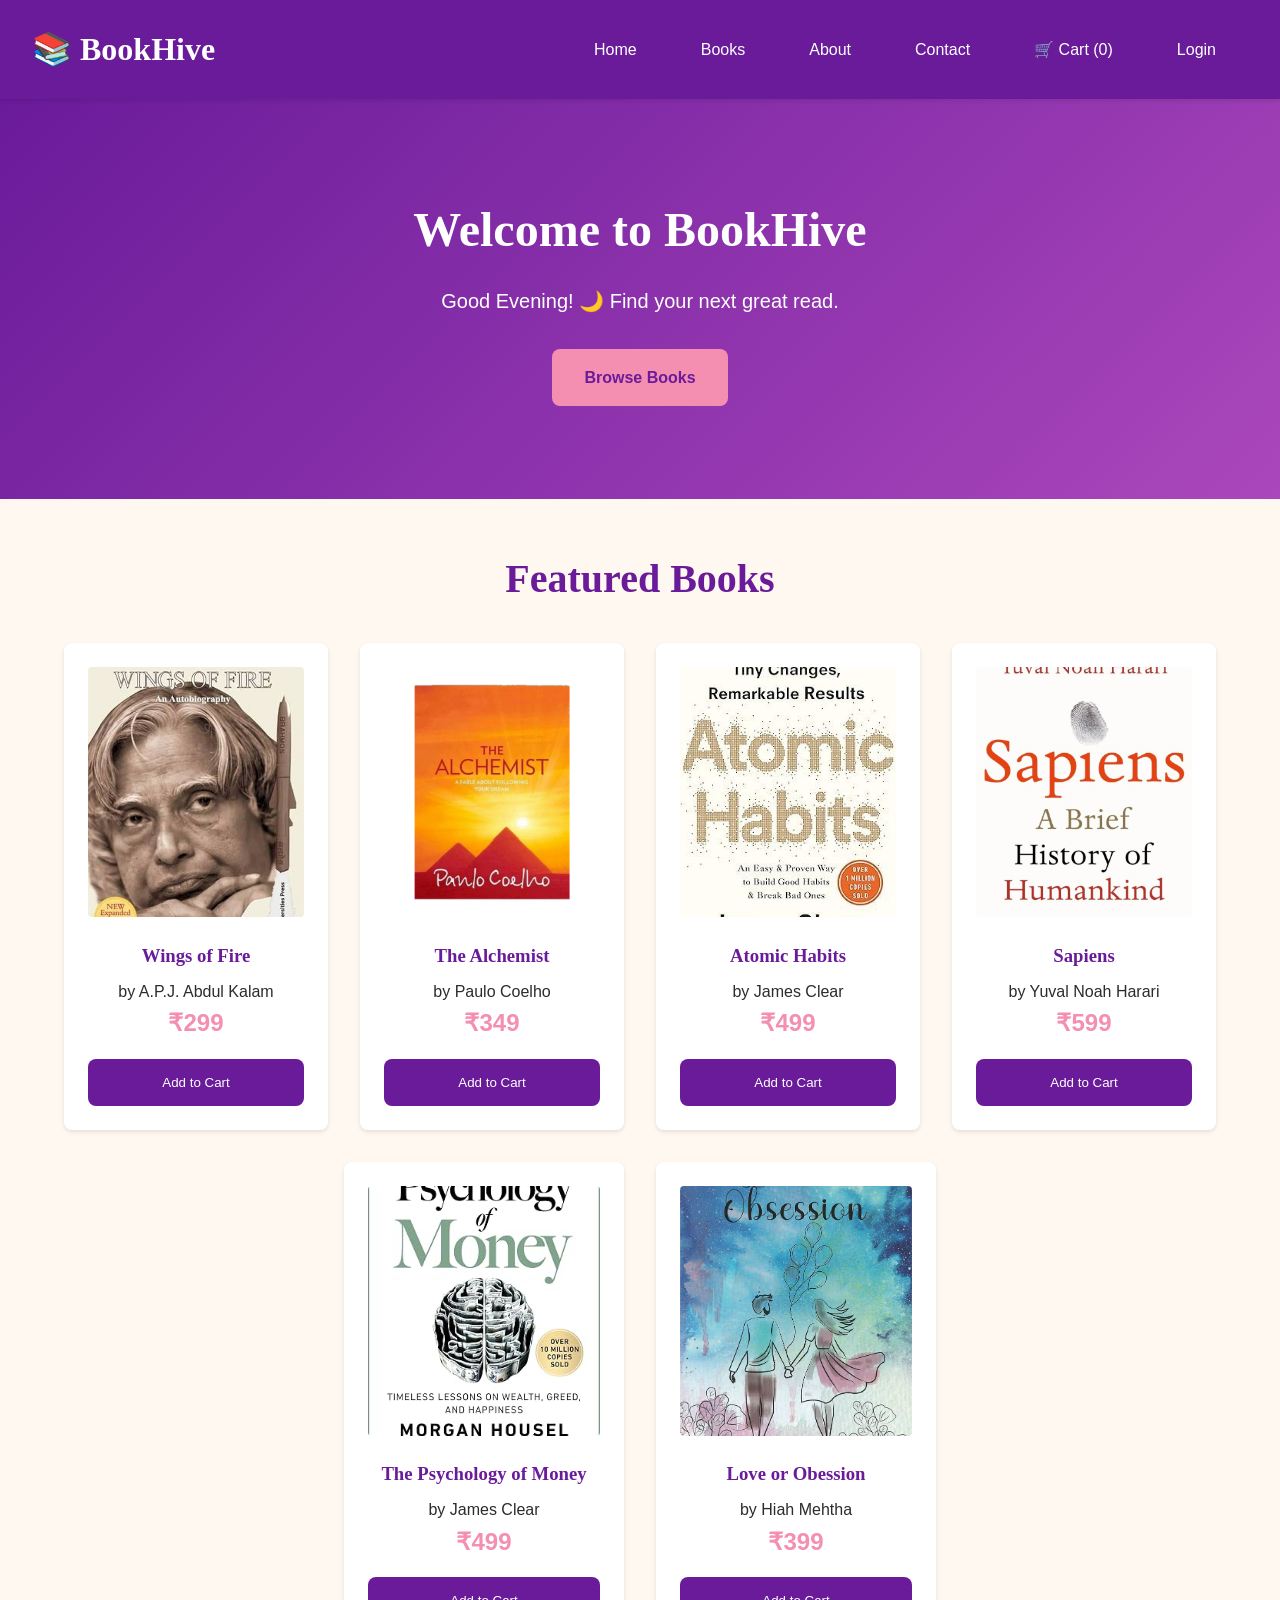
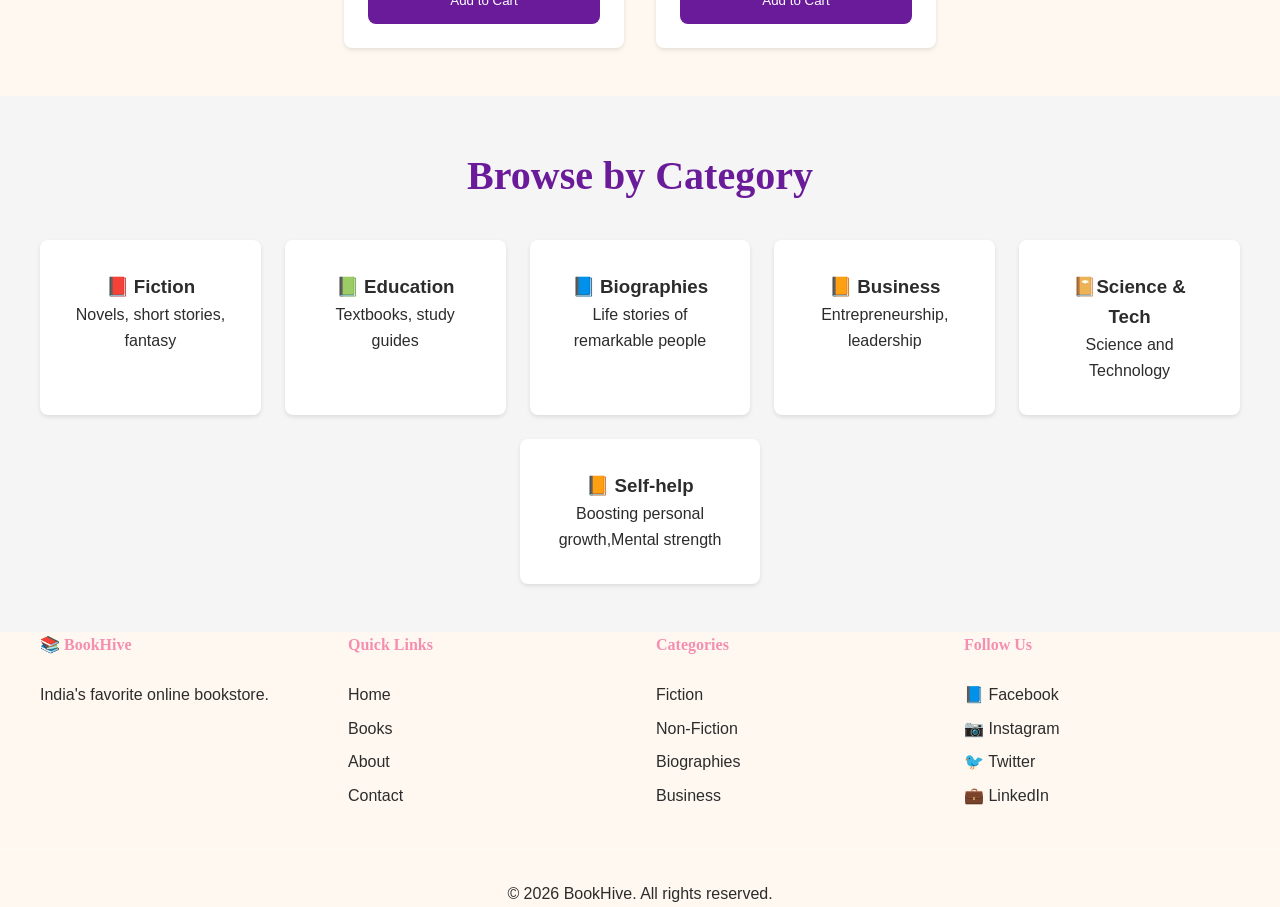
<file: index.html>
<!DOCTYPE html>
<html lang="en">
<head>
    <meta charset="UTF-8">
    <meta name="viewport" content="width=device-width, initial-scale=1.0">
 
    <!-- SEO meta tags -->
    <title>BookHive - India's Favorite Online Bookstor</title>
    <meta name="description" content="Buy books online at BookHive. Indian authors, bestsellers, fiction, education books. Free delivery across India.">
    <meta name="keywords" content="books, online bookstore, indian authors, buy books online">
 
    <!-- Open Graph for social media -->
    <meta property="og:title" content="BookHive - Online Bookstore">
    <meta property="og:description" content="India's favorite place to buy books online">
    <meta property="og:image" content="images/og-banner.jpg">
 
    <!-- Favicon -->
  
    <link rel="stylesheet" href="css/style.css">
    <link rel="stylesheet" href="css/responsive.css">
    
   
</head>
<body>
 <!-- HEADER WITH NAVIGATION -->
    <header>
        <h1>📚 BookHive</h1>
 
        <nav>
            <a href="index.html">Home</a>
            <a href="books.html">Books</a>
            <a href="about.html">About</a>
            <a href="contact.html">Contact</a>
           <a href="cart.html" id="cart-link">
    🛒 Cart (<span id="cart-count">0</span>)
</a>
            <a href="login.html">Login</a>
        </nav>
    </header>
 
    <!-- MAIN CONTENT -->
    <main>
 
        <!-- HERO SECTION -->
        <section class="hero">
            <h2 id="hero-title">Welcome to BookHive</h2>
            <p id="hero-subtitle">Fuel your mind with books that matter.Start exploring today. </p>
            <a href="books.html" class="btn">Browse Books</a>
        </section>
 
        <!-- FEATURED BOOKS SECTION -->
        <section class="featured">
            <h2>Featured Books</h2>
            <div class="book-grid">
            <article class="book-card">
                <img src="images/Wings-of-fire.jpg" alt="Wings of Fire book cover">
                <h3>Wings of Fire</h3>
                <p>by A.P.J. Abdul Kalam</p>
                <p class="price">₹299</p>
                <button>Add to Cart</button>
            </article>
           
        
        
 
            <article class="book-card">
                <img src="images/the Alchemist.jpg" alt="The Alchemist book cover">
                <h3>The Alchemist</h3>
                <p>by Paulo Coelho</p>
                <p class="price">₹349</p>
                <button>Add to Cart</button>
            </article>
 
            <article class="book-card">
                <img src="images/atomic habits.jpg"  alt="Atomic Habits book cover">
                <h3>Atomic Habits</h3>
                <p>by James Clear</p>
                <p class="price">₹499</p>
                <button>Add to Cart</button>
            </article>
 
            <article class="book-card">
                <img src= "images/sapiens.jpg" alt="Sapiens book cover">
                <h3>Sapiens</h3>
                <p>by Yuval Noah Harari</p>
                <p class="price">₹599</p>
                <button>Add to Cart</button>
            </article>
             <article class="book-card">
                <img src="images/The psychology of money.jpg"  alt="The Psychology of Money">
                <h3>The Psychology of Money</h3>
                <p>by James Clear</p>
                <p class="price">₹499</p>
                <button>Add to Cart</button>
            </article>
             <article class="book-card">
                <img src="images/love or obession.jpg"  alt="Love or Obession">
                <h3>Love or Obession</h3>
                <p>by Hiah Mehtha</p>
                <p class="price">₹399</p>
                <button>Add to Cart</button>
            </article>
          </div>
        </section>
        <!-- CATEGORIES SECTION -->
        <section class="categories">
            <h2>Browse by Category</h2>
             <div class="category-list-container">

            <div class="category">
                <h3>📕 Fiction</h3>
                <p>Novels, short stories, fantasy</p>
            </div>
 
            <div class="category">
                <h3>📗 Education</h3>
                <p>Textbooks, study guides</p>
            </div>
 
            <div class="category">
                <h3>📘 Biographies</h3>
                <p>Life stories of remarkable people</p>
            </div>
 
            <div class="category">
                <h3>📙 Business</h3>
                <p>Entrepreneurship, leadership</p>
            </div>
            <div class="category">
                <h3>📔Science & Tech</h3>
                <p>Science and Technology</p>
            </div>
            <div class="category">
                <h3>📙 Self-help</h3>
                <p>Boosting personal growth,Mental strength</p>
            </div>
            
        </div>
        </section>
 
    </main>
 
    <!-- FOOTER -->
    <footer>
    <div class="footer-content">
 
        <div class="footer-column">
            <h4>📚 BookHive</h4>
            <p>India's favorite online bookstore.</p>
        </div>
 
        <div class="footer-column">
            <h4>Quick Links</h4>
            <ul>
                <li><a href="index.html">Home</a></li>
                <li><a href="books.html">Books</a></li>
                <li><a href="about.html">About</a></li>
                <li><a href="contact.html">Contact</a></li>
            </ul>
        </div>
 
        <div class="footer-column">
            <h4>Categories</h4>
            <ul>
                <li><a href="#">Fiction</a></li>
                <li><a href="#">Non-Fiction</a></li>
                <li><a href="#">Biographies</a></li>
                <li><a href="#">Business</a></li>
            </ul>
        </div>
 
        <div class="footer-column">
            <h4>Follow Us</h4>
            <ul>
                <li><a href="#">📘 Facebook</a></li>
                <li><a href="#">📷 Instagram</a></li>
                <li><a href="#">🐦 Twitter</a></li>
                <li><a href="#">💼 LinkedIn</a></li>
            </ul>
        </div>
 
    </div>
 
    <div class="footer-bottom">
        <p>&copy; 2026 BookHive. All rights reserved.</p>
    </div>
</footer>

 
<script src="js/books.js"></script>
<script src="js/cart.js"></script>
<script src="js/main.js"></script>

</body>
</html>
</file>
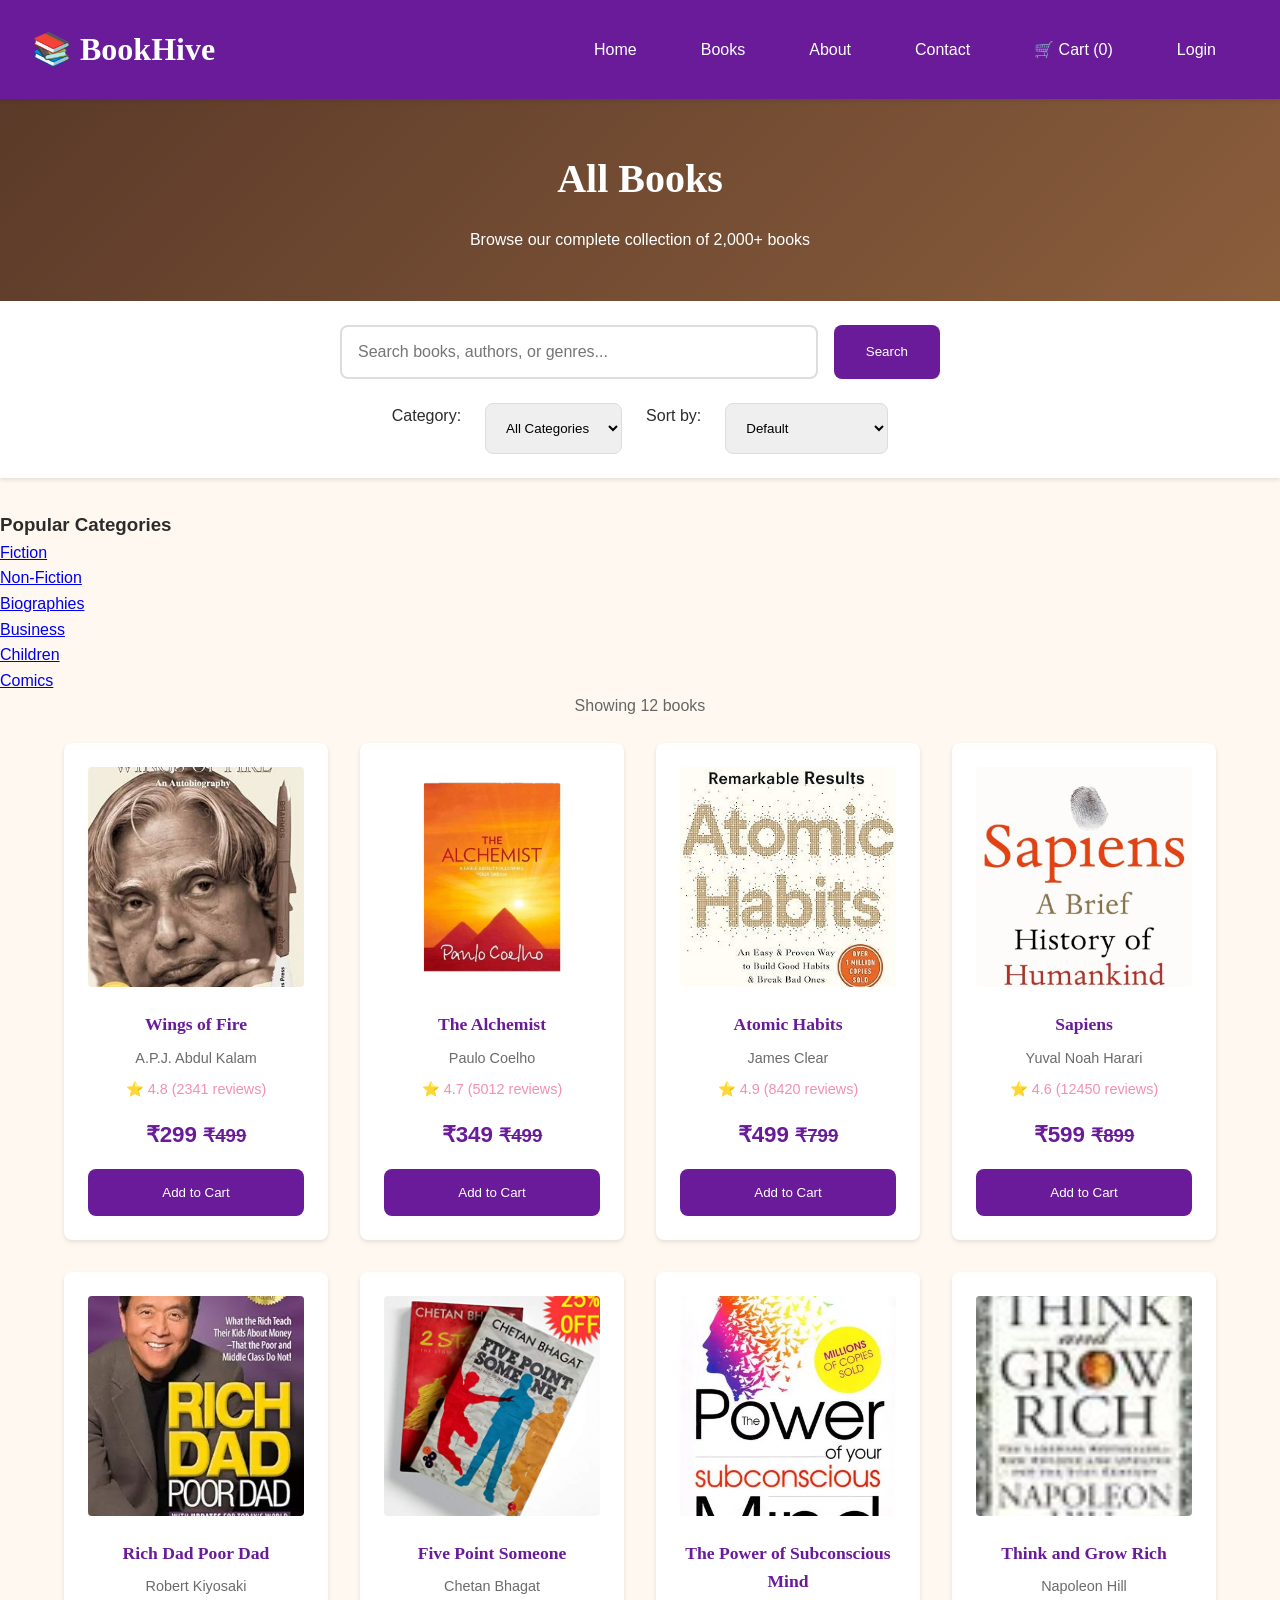
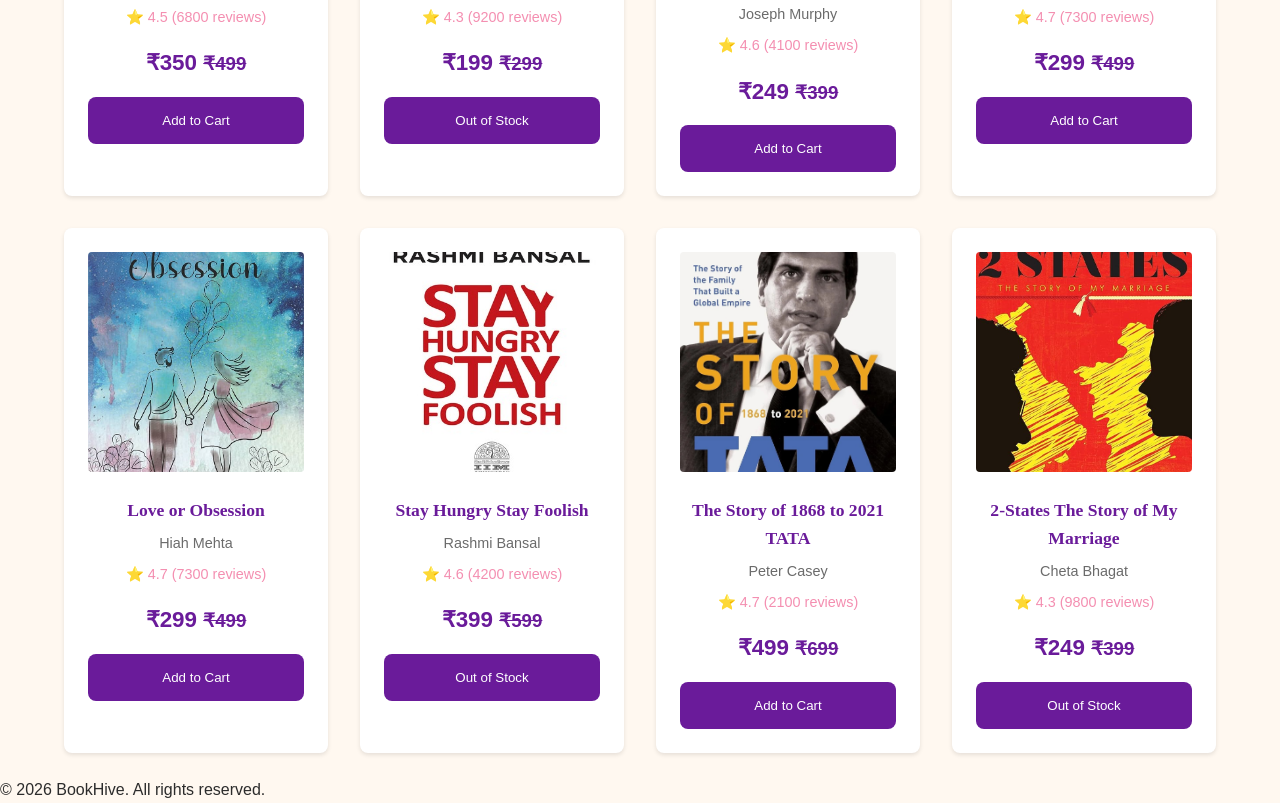
<file: books.html>
<!DOCTYPE html>
<html lang="en">
<head>
    <meta charset="UTF-8">
    <meta name="viewport" content="width=device-width, initial-scale=1.0">
    <title>All Books - BookHive</title>
     <link rel="stylesheet" href="css/style.css">
     <link rel="stylesheet" href="css/books.css">
<link rel="stylesheet" href="css/responsive.css">
</head>
<body>
 
    <header>
        <h1>📚 BookHive</h1>
        <nav>
            <a href="index.html">Home</a>
            <a href="books.html">Books</a>
            <a href="about.html">About</a>
            <a href="contact.html">Contact</a>
            <a href="cart.html">🛒 Cart (<span id="cart-count">0</span>)</a>
            <a href="login.html">Login</a>
        </nav>
    </header>
 
    <main>
 
        <!-- PAGE TITLE -->
        <section class="page-header">
            <h2>All Books</h2>
            <p>Browse our complete collection of 2,000+ books</p>
        </section>
 
        <!-- SEARCH AND FILTERS -->
        <section class="filters">
            <div class="search-box">
                <input
                    type="search"
                    id="search-input"
                    placeholder="Search books, authors, or genres..."
                >
                <button type="button">Search</button>
            </div>
 
            <div class="filter-controls">
                <label for="category-filter">Category:</label>
                <select id="category-filter">
                    <option value="all">All Categories</option>
                    <option value="fiction">Fiction</option>
                    <option value="education">Education</option>
                    <option value="biography">Biographies</option>
                    <option value="business">Business</option>
                </select>
 
                <label for="sort">Sort by:</label>
                <select id="sort">
                    <option value="default">Default</option>
                    <option value="price-low">Price: Low to High</option>
                    <option value="price-high">Price: High to Low</option>
                    <option value="rating">Rating</option>
                </select>
            </div>
        </section>
 
        <!-- POPULAR CATEGORIES (using unordered list) -->
        <section class="categories-quick">
            <h3>Popular Categories</h3>
            <ul class="category-list">
                <li><a href="#fiction">Fiction</a></li>
                <li><a href="#nonfiction">Non-Fiction</a></li>
                <li><a href="#biography">Biographies</a></li>
                <li><a href="#business">Business</a></li>
                <li><a href="#children">Children</a></li>
                <li><a href="#comics">Comics</a></li>
            </ul>
        </section>
 
        <!-- BOOKS GRID -->
        
 
            <section class="books-grid" id="books-container">
    <!-- Books will be generated by JavaScript -->
            </section>

          
 
    
 
    </main>
 
    <footer>
        <p>&copy; 2026 BookHive. All rights reserved.</p>
    </footer>
    <script src="js/books.js"></script>
    <script src="js/cart.js"></script>
    <script src="js/main.js"></script>
    <script src="js/search.js"></script>

</body>
</html>
</file>
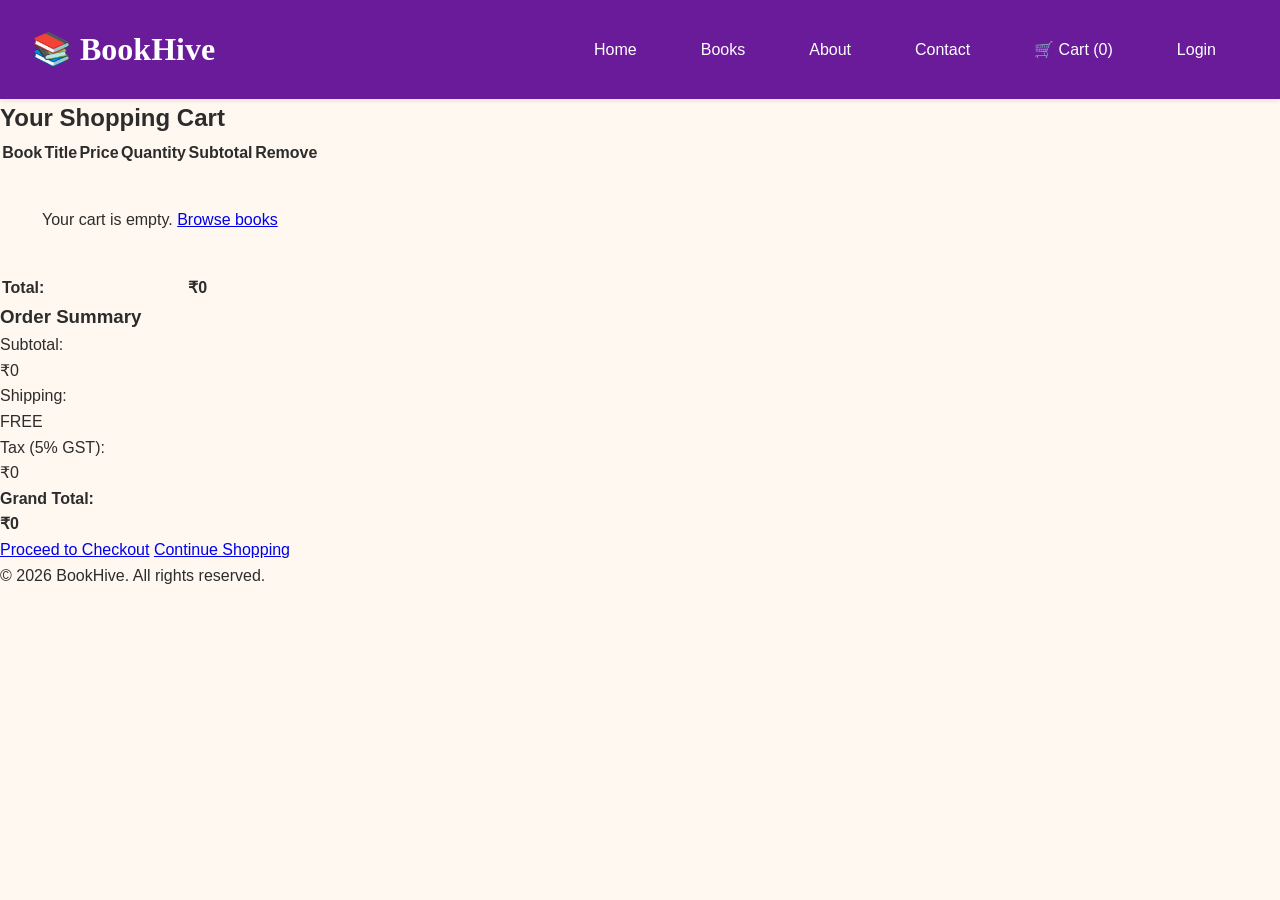
<file: cart.html>
<!DOCTYPE html>
<html lang="en">
<head>
    <meta charset="UTF-8">
    <meta name="viewport" content="width=device-width, initial-scale=1.0">
    <title>Your Cart - BookHive</title>
     <link rel="stylesheet" href="css/style.css">
     <link rel="stylesheet" href="css/responsive.css">
</head>
<body>
 
    <header>
        <h1>📚 BookHive</h1>
        <nav>
            <a href="index.html">Home</a>
            <a href="books.html">Books</a>
            <a href="about.html">About</a>
            <a href="contact.html">Contact</a>
            <a href="cart.html">
    🛒 Cart (<span id="cart-count">0</span>)
</a>
            <a href="login.html">Login</a>
        </nav>
    </header>
 
    <main>
        <section class="cart-section">
            <h2>Your Shopping Cart</h2>
 
            <!-- Table for cart items -->
            <table class="cart-table">
                <thead>
                    <tr>
                        <th>Book</th>
                        <th>Title</th>
                        <th>Price</th>
                        <th>Quantity</th>
                        <th>Subtotal</th>
                        <th>Remove</th>
                    </tr>
                </thead>
                <tbody id="cart-items">
                    
                    <!-- Cart items will be generated bt JavaScript-->
                </tbody>
                <tfoot>
                    <tr>
                        <td colspan="4"><strong>Total:</strong></td>
                        <td colspan="2"><strong id="cart-total">₹997</strong></td>
                    </tr>
                </tfoot>
            </table>
 
            <!-- Order summary -->
       <section class="order-summary">
    <h3>Order Summary</h3>

    <dl>
        <dt>Subtotal:</dt>
        <dd id="summary-subtotal">₹0</dd>

        <dt>Shipping:</dt>
        <dd>FREE</dd>

        <dt>Tax (5% GST):</dt>
        <dd id="summary-tax">₹0</dd>

        <dt><strong>Grand Total:</strong></dt>
        <dd><strong id="summary-grand-total">₹0</strong></dd>
    </dl>

    <a href="#" class="btn-primary">Proceed to Checkout</a>
    <a href="books.html" class="btn-secondary">Continue Shopping</a>
</section>
    </main>
 
    <footer>
        <p>&copy; 2026 BookHive. All rights reserved.</p>
    </footer>
<script src="js/cart.js"></script>
<script src="js/cart-page.js"></script>
</body>
</html>
</file>
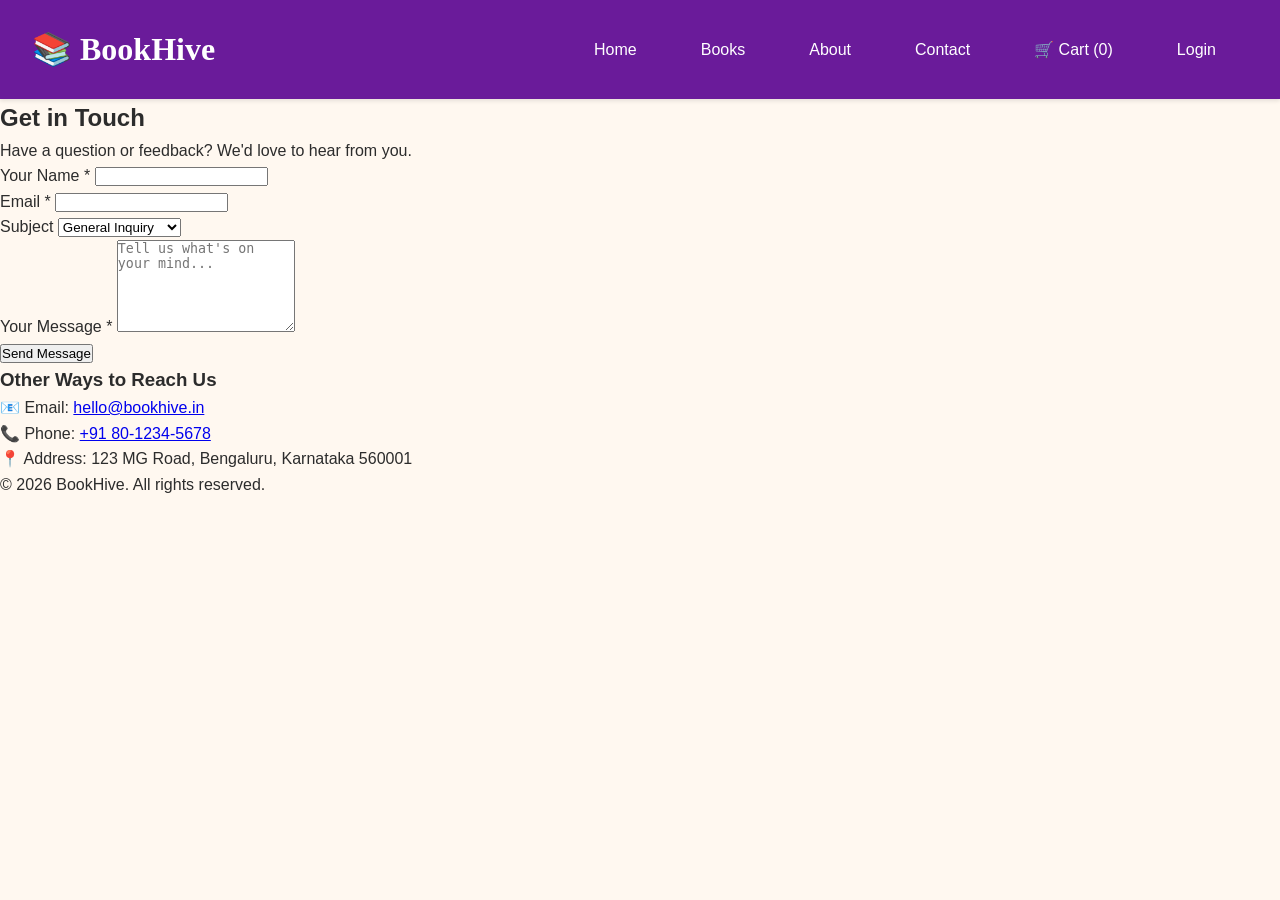
<file: contact.html>
<!DOCTYPE html>
<html lang="en">
<head>
    <meta charset="UTF-8">
    <meta name="viewport" content="width=device-width, initial-scale=1.0">
    <title>Contact Us - BookHive</title>
     <link rel="stylesheet" href="css/style.css">
     <link rel="stylesheet" href="css/responsive.css">
</head>
<body>
 
    <header>
        <h1>📚 BookHive</h1>
        <nav>
            <a href="index.html">Home</a>
            <a href="books.html">Books</a>
            <a href="about.html">About</a>
            <a href="contact.html">Contact</a>
            <a href="cart.html">
    🛒 Cart (<span id="cart-count">0</span>)
</a>
            <a href="login.html">Login</a>
        </nav>
    </header>
 
    <main>
        <section class="contact-section">
            <h2>Get in Touch</h2>
            <p>Have a question or feedback? We'd love to hear from you.</p>
 
            <form action="#" method="POST" class="contact-form">
 
                <div class="form-group">
                    <label for="name">Your Name *</label>
                    <input type="text" id="name" name="name" required>
                </div>
 
                <div class="form-group">
                    <label for="email">Email *</label>
                    <input type="email" id="email" name="email" required>
                </div>
 
                <div class="form-group">
                    <label for="subject">Subject</label>
                    <select id="subject" name="subject">
                        <option value="general">General Inquiry</option>
                        <option value="order">Order Issue</option>
                        <option value="suggestion">Book Suggestion</option>
                        <option value="partnership">Partnership</option>
                    </select>
                </div>
 
                <div class="form-group">
                    <label for="message">Your Message *</label>
                    <textarea
                        id="message"
                        name="message"
                        rows="6"
                        placeholder="Tell us what's on your mind..."
                        required
                    ></textarea>
                </div>
 
                <button type="submit" class="btn-primary">Send Message</button>
            </form>
        </section>
 
        <section class="contact-info">
            <h3>Other Ways to Reach Us</h3>
            <p>📧 Email: <a href="mailto:hello@bookhive.in">hello@bookhive.in</a></p>
            <p>📞 Phone: <a href="tel:+918012345678">+91 80-1234-5678</a></p>
            <p>📍 Address: 123 MG Road, Bengaluru, Karnataka 560001</p>
        </section>
    </main>
 
    <footer>
        <p>&copy; 2026 BookHive. All rights reserved.</p>
    </footer>
<script src="js/main.js"></script>
</body>
</html>
</file>
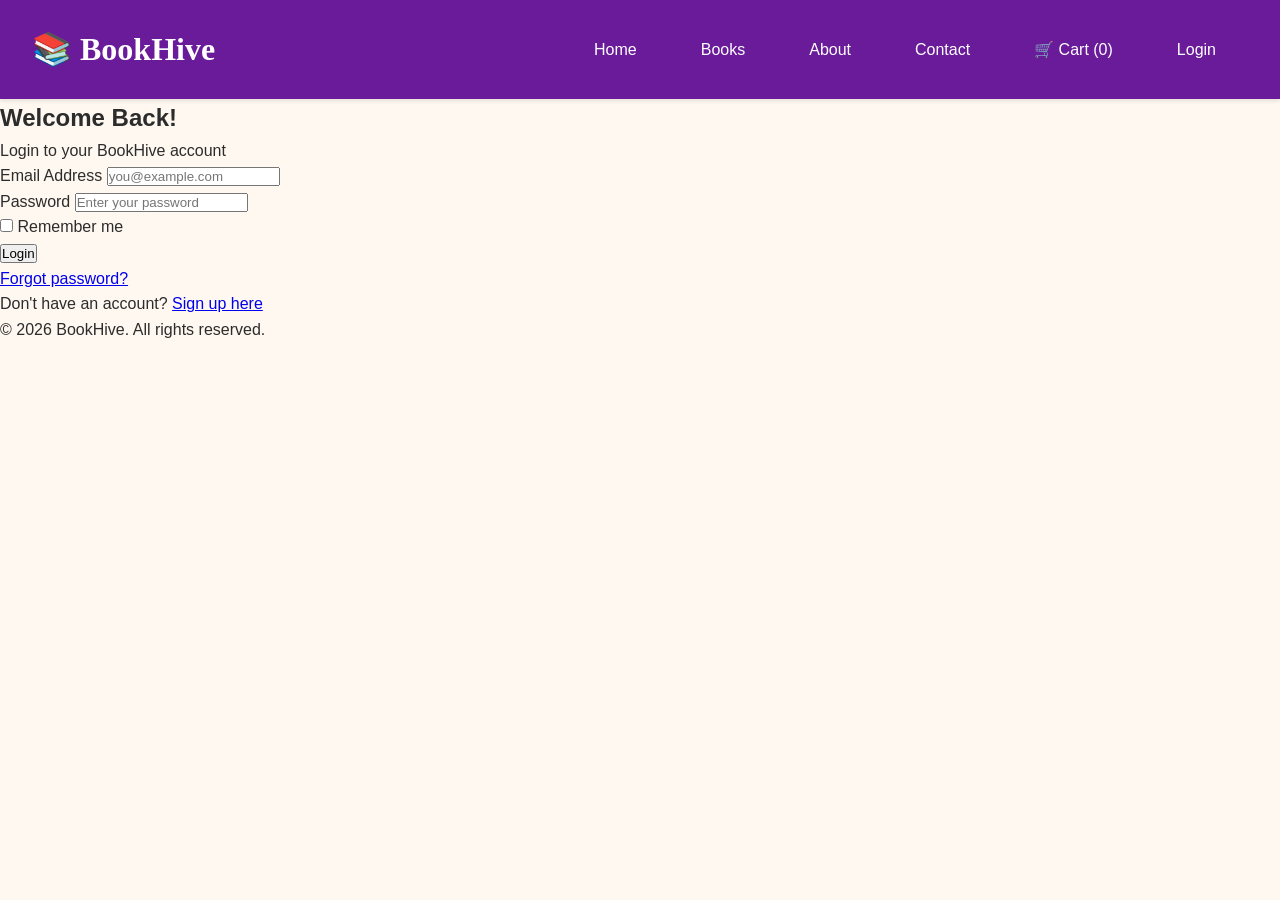
<file: login.html>
<!DOCTYPE html>
<html lang="en">
<head>
    <meta charset="UTF-8">
    <meta name="viewport" content="width=device-width, initial-scale=1.0">
    <title>Login - BookHive</title>
     <link rel="stylesheet" href="css/style.css">
     <link rel="stylesheet" href="css/responsive.css">
</head>
<body>
 
    <!-- Same header as home page -->
    <header>
        <h1>📚 BookHive</h1>
        <nav>
            <a href="index.html">Home</a>
            <a href="books.html">Books</a>
            <a href="about.html">About</a>
            <a href="contact.html">Contact</a>
            <a href="cart.html">
    🛒 Cart (<span id="cart-count">0</span>)
</a>
            <a href="login.html">Login</a>
        </nav>
    </header>
 
    <main>
        <section class="form-section">
            <h2>Welcome Back!</h2>
            <p>Login to your BookHive account</p>
 
            <form action="#" method="POST" class="login-form">
 
                <!-- Email field -->
                <div class="form-group">
                    <label for="email">Email Address</label>
                    <input
                        type="email"
                        id="email"
                        name="email"
                        placeholder="you@example.com"
                        required
                    >
                </div>
 
                <!-- Password field -->
                <div class="form-group">
                    <label for="password">Password</label>
                    <input
                        type="password"
                        id="password"
                        name="password"
                        placeholder="Enter your password"
                        minlength="6"
                        required
                    >
                </div>
 
                <!-- Remember me checkbox -->
                <div class="form-group checkbox-group">
                    <input type="checkbox" id="remember" name="remember">
                    <label for="remember">Remember me</label>
                </div>
 
                <!-- Submit button -->
                <button type="submit" class="btn-primary">Login</button>
 
                <!-- Forgot password link -->
                <p class="form-link">
                    <a href="#">Forgot password?</a>
                </p>
 
                <!-- Link to signup -->
                <p class="form-link">
                    Don't have an account?
                    <a href="signup.html">Sign up here</a>
                </p>
            </form>
        </section>
    </main>
 
    <footer>
        <p>&copy; 2026 BookHive. All rights reserved.</p>
    </footer>

</body>
</html>
</file>
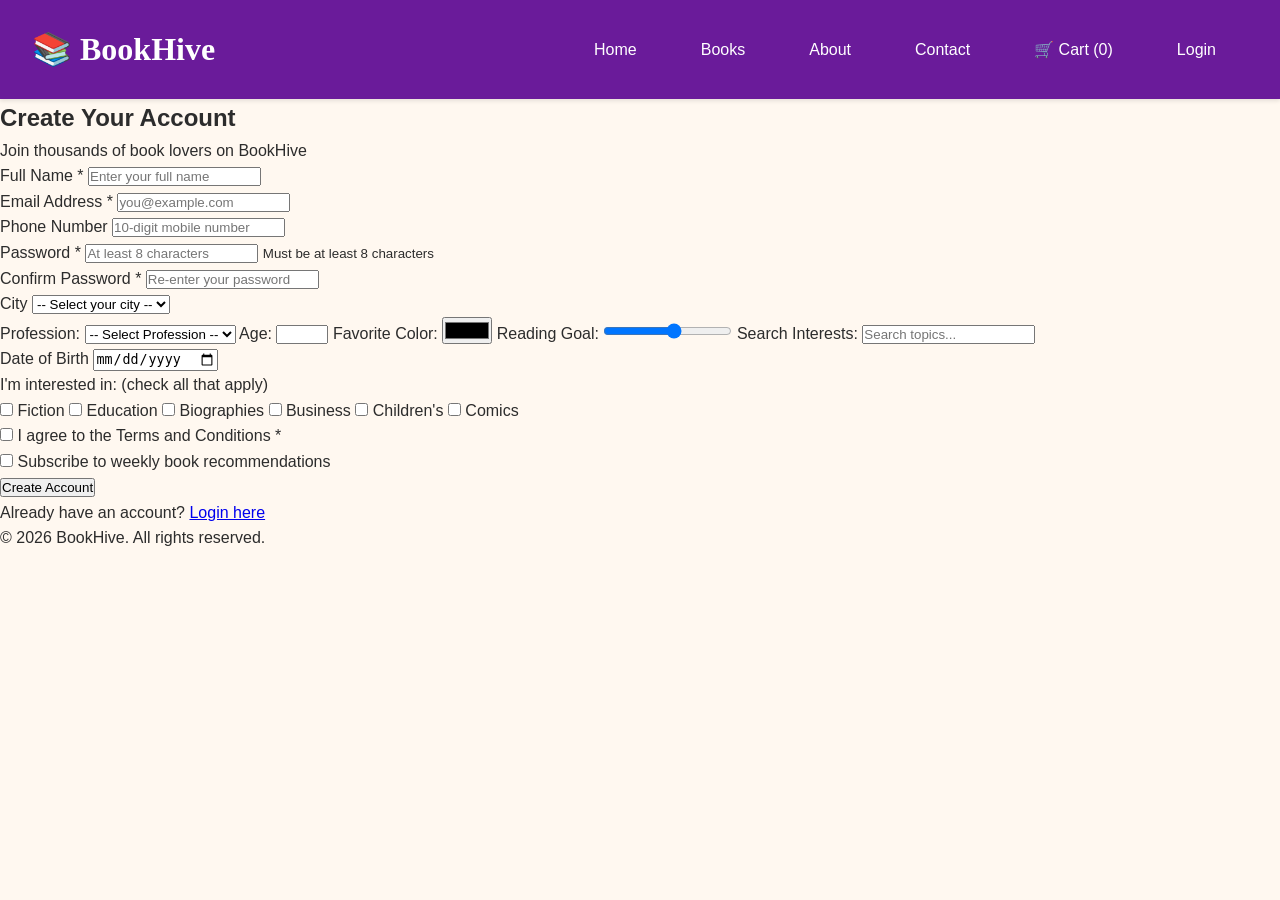
<file: signup.html>
<!DOCTYPE html>
<html lang="en">
<head>
    <meta charset="UTF-8">
    <meta name="viewport" content="width=device-width, initial-scale=1.0">
    <title>Sign Up - BookHive</title>
     <link rel="stylesheet" href="css/style.css">
     <link rel="stylesheet" href="css/responsive.css">
</head>
<body>
 
    <header>
        <h1>📚 BookHive</h1>
        <nav>
            <a href="index.html">Home</a>
            <a href="books.html">Books</a>
            <a href="about.html">About</a>
            <a href="contact.html">Contact</a>
            <a href="cart.html">
    🛒 Cart (<span id="cart-count">0</span>)
</a>
            <a href="login.html">Login</a>
        </nav>
    </header>
 
    <main>
        <section class="form-section">
            <h2>Create Your Account</h2>
            <p>Join thousands of book lovers on BookHive</p>
 
            <form action="#" method="POST" class="signup-form">
 
                <div class="form-group">
                    <label for="fullname">Full Name *</label>
                    <input
                        type="text"
                        id="fullname"
                        name="fullname"
                        placeholder="Enter your full name"
                        required
                        minlength="3"
                    >
                </div>
 
                <div class="form-group">
                    <label for="email">Email Address *</label>
                    <input
                        type="email"
                        id="email"
                        name="email"
                        placeholder="you@example.com"
                        required
                    >
                </div>
 
                <div class="form-group">
                    <label for="phone">Phone Number</label>
                    <input
                        type="tel"
                        id="phone"
                        name="phone"
                        placeholder="10-digit mobile number"
                        pattern="[0-9]{10}"
                    >
                </div>
 
                <div class="form-group">
                    <label for="password">Password *</label>
                    <input
                        type="password"
                        id="password"
                        name="password"
                        placeholder="At least 8 characters"
                        minlength="8"
                        required
                    >
                    <small>Must be at least 8 characters</small>
                </div>
 
                <div class="form-group">
                    <label for="confirm-password">Confirm Password *</label>
                    <input
                        type="password"
                        id="confirm-password"
                        name="confirm-password"
                        placeholder="Re-enter your password"
                        required
                    >
                </div>
 
                <div class="form-group">
                    <label for="city">City</label>
                    <select id="city" name="city">
                        <option value="">-- Select your city --</option>
                        <option value="bengaluru">Bengaluru</option>
                        <option value="mumbai">Mumbai</option>
                        <option value="delhi">Delhi</option>
                        <option value="hyderabad">Hyderabad</option>
                        <option value="chennai">Chennai</option>
                        <option value="pune">Pune</option>
                        <option value="kolkata">Kolkata</option>
                    </select>
                </div>
                <div>
                    <!-- 1. Profession Dropdown (Task Requirement) -->
                     <label for="profession">Profession:</label>
                    <select id="profession" name="profession" required>
                        <option value="">-- Select Profession --</option>
                        <option value="student">Student</option>
                        <option value="working">Working</option>
                        <option value="other">Other</option>
                    </select>

        <!-- 2. Required Input Types (Color, Range, Number, Search) -->
        <label>Age:</label>
        <input type="number" min="10" max="100">

        <label>Favorite Color:</label>
        <input type="color">

        <label>Reading Goal:</label>
        <input type="range" min="1" max="10">

        <label>Search Interests:</label>
        <input type="search" placeholder="Search topics...">
                </div>
 
                <div class="form-group">
                    <label for="dob">Date of Birth</label>
                    <input type="date" id="dob" name="dob">
                </div>
 
                <div class="form-group">
                    <p>I'm interested in: (check all that apply)</p>
                    <div class="checkbox-grid">
                        <label><input type="checkbox" name="interests" value="fiction"> Fiction</label>
                        <label><input type="checkbox" name="interests" value="education"> Education</label>
                        <label><input type="checkbox" name="interests" value="biography"> Biographies</label>
                        <label><input type="checkbox" name="interests" value="business"> Business</label>
                        <label><input type="checkbox" name="interests" value="children"> Children's</label>
                        <label><input type="checkbox" name="interests" value="comics"> Comics</label>
                    </div>
                </div>
 
                <div class="form-group checkbox-group">
                    <input type="checkbox" id="terms" name="terms" required>
                    <label for="terms">I agree to the Terms and Conditions *</label>
                </div>
 
                <div class="form-group checkbox-group">
                    <input type="checkbox" id="newsletter" name="newsletter">
                    <label for="newsletter">Subscribe to weekly book recommendations</label>
                </div>
 
                <button type="submit" class="btn-primary">Create Account</button>
 
                <p class="form-link">
                    Already have an account?
                    <a href="login.html">Login here</a>
                </p>
            </form>
        </section>
    </main>
 
    <footer>
        <p>&copy; 2026 BookHive. All rights reserved.</p>
    </footer>

<script src="js/signup.js"></script>
</body>
</html>
</file>
<file: css/style.css>
* {
    margin: 0;
    padding: 0;
    box-sizing: border-box;
}
 
html {
    font-size: 16px;
}
body {
    font-family: 'Inter', Arial, sans-serif;
    color: #2C2C2C;
    background-color: #FFF8F0;
    line-height: 1.6;
}


/* ===========================
   CSS VARIABLES - Brand Colors
   =========================== */
:root {
    --primary: #6A1B9A;
    --accent: #F48FB1;
    --bg: #FFF7FB;
    --text-dark: #2C2C2C;
    --text-muted: #6B6B6B;
    --success: #2E7D32;
    --error: #C62828;
    --white: #FFFFFF;
    --light-gray: #F5F5F5;

    --space-xs: 0.5rem;
    --space-sm: 1rem;
    --space-md: 1.5rem;
    --space-lg: 2rem;
    --space-xl: 3rem;

    --border-radius: 8px;
    --max-width: 1200px;
    --shadow-sm: 0 2px 4px rgba(0,0,0,0.1);
    --shadow-md: 0 4px 12px rgba(0,0,0,0.15);
}
header {
    background-color: var(--primary);
    padding: var(--space-md);
    color: var(--white);
}
 
.btn {
    background-color: var(--accent);
    padding: var(--space-sm) var(--space-md);
    border-radius: var(--border-radius);
}




/* ===========================
   HEADER
   =========================== */
header {
    background-color: var(--primary);
    color: var(--white);
    padding: var(--space-md) var(--space-lg);
    box-shadow: var(--shadow-sm);
    position: sticky;
    top: 0;
    z-index: 100;
    /* FLEXBOX MAGIC */
    display: flex;
    justify-content: space-between;
    align-items: center;
    flex-wrap: wrap;
    gap: var(--space-md);

}
 
header h1 {
    font-family: 'Playfair Display', Georgia, serif;
    font-size: 2rem;
    margin-bottom: 0;
}
 
/* Navigation links */
nav {
    display: flex;
    gap: var(--space-sm);
    flex-wrap: wrap;
}

nav a {
    color: var(--white);
    text-decoration: none;
    padding: var(--space-xs) var(--space-sm);
    margin-right: var(--space-sm);
    border-radius: 4px;
    transition: all 0.3s;
}
 
nav a:hover {
    background-color: var(--accent);
    color: var(--primary);
}

/* ===========================
   HERO SECTION
   =========================== */
.hero {
    background: linear-gradient(135deg,  #6A1B9A 0%, #AB47BC 100%);
    color: var(--white);
    text-align: center;
    padding: var(--space-xl) var(--space-md);
    min-height: 400px;
    display: flex;
    flex-direction: column;
    justify-content: center;
    align-items: center;
}
 
.hero h2 {
    font-family: 'Playfair Display', Georgia, serif;
    font-size: 3rem;
    margin-bottom: var(--space-sm);
}
 
.hero p {
    font-size: 1.25rem;
    margin-bottom: var(--space-lg);
    opacity: 0.9;
}
 
.hero .btn {
    background-color: var(--accent);
    color: var(--primary);
    padding: var(--space-sm) var(--space-lg);
    border-radius: var(--border-radius);
    text-decoration: none;
    font-weight: bold;
    transition: transform 0.2s, box-shadow 0.2s;
}
 
.hero .btn:hover {
    transform: translateY(-2px);
    box-shadow: var(--shadow-md);
}

/* ===========================
   FEATURED BOOKS
   =========================== */
.featured {
    padding: var(--space-xl) var(--space-md);
    max-width: var(--max-width);
    margin: 0 auto;
}
 
.featured h2 {
    font-family: 'Playfair Display', Georgia, serif;
    font-size: 2.5rem;
    color: var(--primary);
    text-align: center;
    margin-bottom: var(--space-lg);
}
/* MAKE FEATURED INTO A FLEXBOX CONTAINER */


.book-grid {
    display: flex;
    flex-wrap: wrap;
    justify-content: center;
    gap: var(--space-lg);
    margin-top: var(--space-lg);
}


 
.book-card {
    background: var(--white);
    border-radius: var(--border-radius);
    padding: var(--space-md);
    box-shadow: var(--shadow-sm);
    text-align: center;
    transition: transform 0.3s, box-shadow 0.3s;
    
    flex:1 1 250px;
    max-width: 280px;
}
 
.book-card:hover {
    transform: translateY(-5px);
    box-shadow: var(--shadow-md);
}
 
.book-card img {
    width: 100%;
    height: 250px;
    object-fit: cover;
    border-radius: 4px;
    margin-bottom: var(--space-sm);
}
 
.book-card h3 {
    font-family: 'Playfair Display', Georgia, serif;
    color: var(--primary);
    margin-bottom: var(--space-xs);
}
 
.book-card .author {
    color: var(--text-muted);
    margin-bottom: var(--space-sm);
}
 
.book-card .price {
    font-size: 1.5rem;
    font-weight: bold;
    color: var(--accent);
    margin-bottom: var(--space-sm);
}
 
.book-card button {
    background-color: var(--primary);
    color: var(--white);
    border: none;
    padding: var(--space-sm) var(--space-md);
    border-radius: var(--border-radius);
    cursor: pointer;
    width: 100%;
    transition: background-color 0.3s;
}
 
.book-card button:hover {
    background-color: #8B5E3C;
}


.categories {
    background-color: var(--light-gray);
    padding: var(--space-xl) var(--space-md);
}

.categories h2 {
    font-family: 'Playfair Display', Georgia, serif;
    font-size: 2.5rem;
    color: var(--primary);
    text-align: center;
    margin-bottom: var(--space-lg);
}

.category-list-container {
    display: flex;
    flex-wrap: wrap;
    justify-content: center;
    gap: var(--space-md);
    max-width: var(--max-width);
    margin: 0 auto;
}

.category {
    background: var(--white);
    padding: var(--space-lg);
    border-radius: var(--border-radius);
    text-align: center;
    box-shadow: var(--shadow-sm);
    flex: 1 1 200px;
    max-width: 240px;
    cursor: pointer;
    transition: all 0.3s;
}

.category:hover {
    background-color: var(--accent);
    color: var(--primary);
    transform: scale(1.05);
}


/* ===========================
   FOOTER
   =========================== */
.footer-content {
    display: flex;
    flex-wrap: wrap;
    gap: var(--space-lg);
    max-width: var(--max-width);
    margin: 0 auto;
}

.footer-column {
    flex: 1 1 200px;
}

.footer-column h4 {
    font-family: 'Playfair Display', Georgia, serif;
    margin-bottom: var(--space-md);
    color: var(--accent);
}

.footer-column ul {
    list-style: none;
}

.footer-column li {
    margin-bottom: var(--space-xs);
}

.footer-column a {
    color: var(--text-dark);
    text-decoration: none;
    transition: color 0.3s;
}

.footer-column a:hover {
    color: var(--accent);
}

.footer-bottom {
    text-align: center;
    padding-top: var(--space-lg);
    margin-top: var(--space-lg);
    border-top: 1px solid rgba(255,255,255,0.2);
}


/* ===========================
   ANIMATIONS
   =========================== */
 
/* Fade in on page load */
@keyframes fadeIn {
    from {
        opacity: 0;
        transform: translateY(20px);
    }
    to {
        opacity: 1;
        transform: translateY(0);
    }
}
 
.hero h2,
.hero p,
.hero .btn {
    animation: fadeIn 0.8s ease-out forwards;
}
 
.hero p {
    animation-delay: 0.2s;
    opacity: 0;
}
 
.hero .btn {
    animation-delay: 0.4s;
    opacity: 0;
}
 
/* Pulse for sale tags */
@keyframes pulse {
    0%, 100% { transform: scale(1); }
    50% { transform: scale(1.05); }
}
 
.sale-tag {
    background: var(--error);
    color: var(--white);
    padding: 4px 8px;
    border-radius: 4px;
    font-size: 0.8rem;
    display: inline-block;
    animation: pulse 2s infinite;
}
 
/* Loading spinner */
@keyframes spin {
    from { transform: rotate(0deg); }
    to { transform: rotate(360deg); }
}
 
.spinner {
    width: 40px;
    height: 40px;
    border: 4px solid #f3f3f3;
    border-top-color: var(--primary);
    border-radius: 50%;
    animation: spin 1s linear infinite;
    margin: var(--space-lg) auto;
}


/* =========================
   CART NOTIFICATION
   ========================= */

/* Notification toast */
.notification {
    position: fixed;
    top: 100px;
    right: 20px;
    background: var(--success);
    color: var(--white);
    padding: var(--space-sm) var(--space-md);
    border-radius: var(--border-radius);
    box-shadow: var(--shadow-md);
    z-index: 1000;
    animation: slideIn 0.3s ease-out;
}
 
@keyframes slideIn {
    from {
        transform: translateX(100%);
        opacity: 0;
    }
    to {
        transform: translateX(0);
        opacity: 1;
    }
}



.about-section {
    max-width: 1000px;
    margin: 0 auto;
    padding: var(--space-xl) var(--space-md);
}

.about-section h2 {
    font-family: 'Playfair Display', Georgia, serif;
    color: var(--primary);
    font-size: 2.5rem;
    text-align: center;
    margin-bottom: var(--space-lg);
}

.about-section h3 {
    color: var(--primary);
    margin-top: var(--space-xl);
    margin-bottom: var(--space-md);
}

.about-section p {
    color: var(--text-dark);
    margin-bottom: var(--space-md);
    font-size: 1.05rem;
}

.about-features {
    display: flex;
    flex-wrap: wrap;
    gap: var(--space-md);
    justify-content: center;
}

.about-card {
    background: var(--white);
    padding: var(--space-lg);
    border-radius: var(--border-radius);
    box-shadow: var(--shadow-sm);
    flex: 1 1 200px;
    text-align: center;
}

.about-card h4 {
    color: var(--primary);
    margin-bottom: var(--space-sm);
}
</file>
<file: css/responsive.css>
@media (max-width: 768px) {
 
    /* Header - stack on mobile */
    header {
        flex-direction: column;
        text-align: center;
        gap: var(--space-sm);
    }
 
    header h1 {
        font-size: 1.5rem;
    }
 
    nav {
        justify-content: center;
        gap: var(--space-xs);
    }
 
    nav a {
        font-size: 0.9rem;
        padding: 4px 8px;
    }
 
    /* Hero - smaller text */
    .hero h2 {
        font-size: 2rem;
    }
 
    .hero p {
        font-size: 1rem;
    }
 
    .hero {
        padding: var(--space-lg) var(--space-md);
        min-height: 300px;
    }
 
    /* Featured books - tighter grid */
    .featured h2 {
        font-size: 2rem;
    }
 
    /* Filters - stack on mobile */
    .filter-controls {
        flex-direction: column;
    }
 
    /* Cart table - hide some columns on mobile */
    .cart-table thead {
        display: none;
    }
 
    .cart-table tbody tr {
        display: block;
        margin-bottom: var(--space-md);
        background: var(--white);
        padding: var(--space-md);
        border-radius: var(--border-radius);
    }
 
    .cart-table td {
        display: block;
        text-align: left;
        padding: var(--space-xs) 0;
    }
}
 
/* ===========================
   MOBILE (480px and below)
   =========================== */
@media (max-width: 480px) {
 
    /* Even tighter on phones */
    header h1 {
        font-size: 1.25rem;
    }
 
    .hero h2 {
        font-size: 1.5rem;
    }
 
    .book-card img {
        height: 180px;
    }
 
    .footer-content {
        flex-direction: column;
        text-align: center;
    }
}
 
/* ===========================
   LARGE DESKTOPS (1400px+)
   =========================== */
@media (min-width: 1400px) {
 
    .hero h2 {
        font-size: 4rem;
    }
 
    .featured h2,
    .categories h2 {
        font-size: 3rem;
    }
}
</file>
<file: css/books.css>
/* ===========================
   BOOKS PAGE STYLES
   =========================== */
 
.page-header {
    background: linear-gradient(135deg, #5B3A29 0%, #8B5E3C 100%);
    color: var(--white);
    text-align: center;
    padding: var(--space-xl) var(--space-md);
}
 
.page-header h2 {
    font-family: 'Playfair Display', Georgia, serif;
    font-size: 2.5rem;
    margin-bottom: var(--space-sm);
}
 
/* ===========================
   SEARCH & FILTERS
   =========================== */
.filters {
    background: var(--white);
    padding: var(--space-md);
    box-shadow: var(--shadow-sm);
    margin-bottom: var(--space-lg);
}
 
.search-box {
    display: flex;
    gap: var(--space-sm);
    max-width: 600px;
    margin: 0 auto var(--space-md);
}
 
.search-box input {
    flex: 1;
    padding: var(--space-sm);
    border: 2px solid #ddd;
    border-radius: var(--border-radius);
    font-size: 1rem;
}
 
.search-box input:focus {
    outline: none;
    border-color: var(--primary);
}
 
.search-box button {
    background: var(--primary);
    color: var(--white);
    border: none;
    padding: var(--space-sm) var(--space-lg);
    border-radius: var(--border-radius);
    cursor: pointer;
}
 
.filter-controls {
    display: flex;
    gap: var(--space-md);
    justify-content: center;
    flex-wrap: wrap;
}
 
.filter-controls select {
    padding: var(--space-sm);
    border: 1px solid #ddd;
    border-radius: var(--border-radius);
}
 
/* ===========================
   THE GRID - The Star of This Phase
   =========================== */
.books-grid {
    display: grid;
    grid-template-columns: repeat(auto-fit, minmax(220px, 1fr));
    gap: var(--space-lg);
    padding: var(--space-md);
    max-width: var(--max-width);
    margin: 0 auto;
}
 
.book-card {
    background: var(--white);
    border-radius: var(--border-radius);
    padding: var(--space-md);
    box-shadow: var(--shadow-sm);
    text-align: center;
    transition: all 0.3s;
}
 
.book-card:hover {
    transform: translateY(-5px);
    box-shadow: var(--shadow-md);
}
 
.book-card img {
    width: 100%;
    height: 220px;
    object-fit: cover;
    border-radius: 4px;
    margin-bottom: var(--space-sm);
}
 
.book-card h3 {
    font-family: 'Playfair Display', Georgia, serif;
    color: var(--primary);
    font-size: 1.1rem;
    margin-bottom: var(--space-xs);
}
 
.book-card .author {
    color: var(--text-muted);
    font-size: 0.9rem;
    margin-bottom: var(--space-xs);
}
 
.book-card .rating {
    color: var(--accent);
    font-size: 0.9rem;
    margin-bottom: var(--space-sm);
}
 
.book-card .price {
    font-size: 1.4rem;
    font-weight: bold;
    color: var(--primary);
    margin-bottom: var(--space-sm);
}
 
.book-card button {
    width: 100%;
    background: var(--primary);
    color: var(--white);
    border: none;
    padding: var(--space-sm);
    border-radius: var(--border-radius);
    cursor: pointer;
    transition: background 0.3s;
}
 
.book-card button:hover {
    background: var(--accent);
    color: var(--primary);
}
</file>
